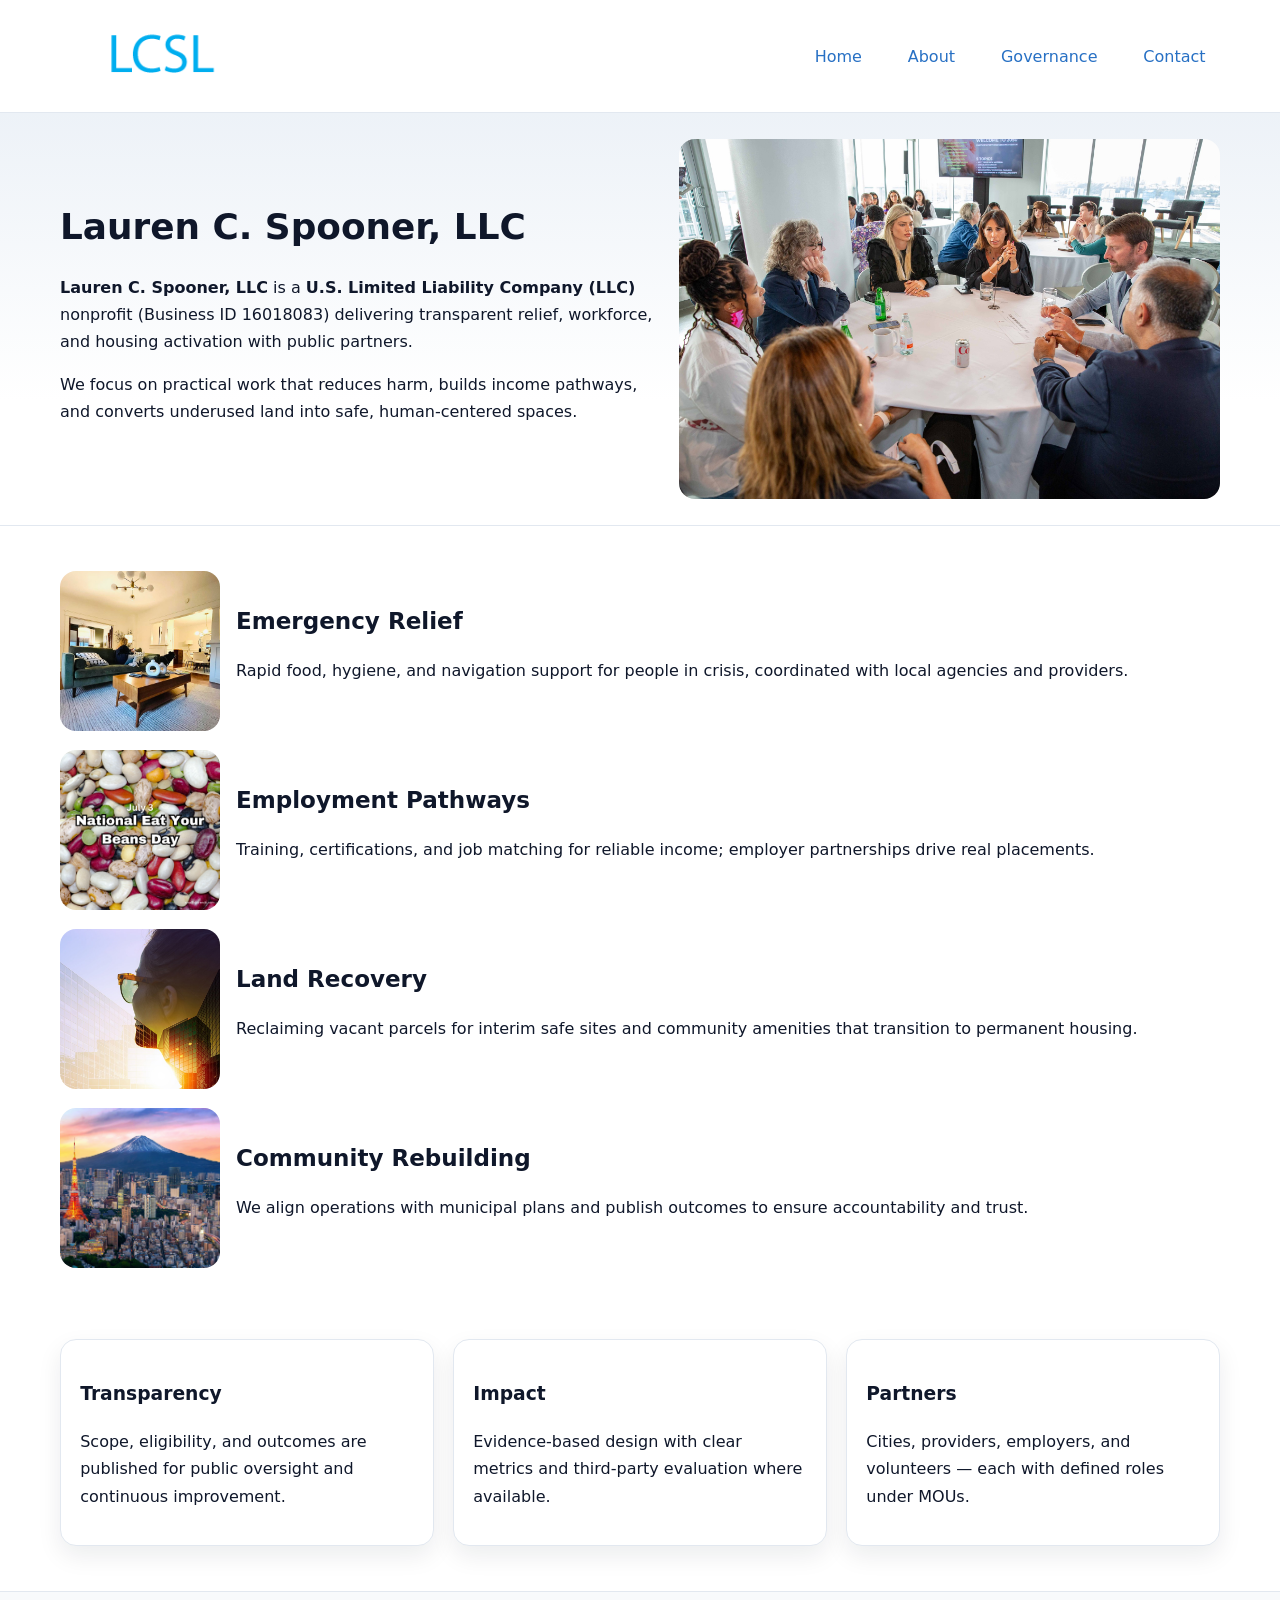
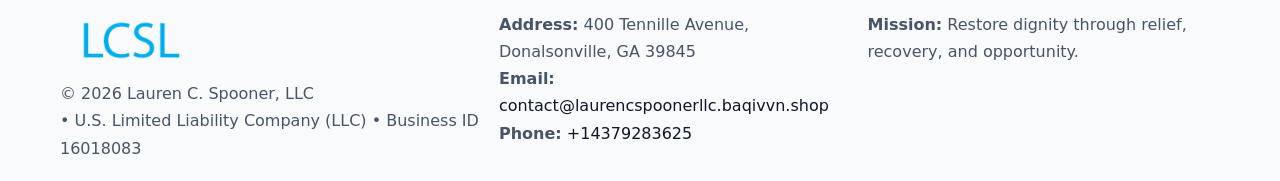
<file: index.html>
<!doctype html><html lang="en"><head>
<meta charset="utf-8"/><meta name="viewport" content="width=device-width,initial-scale=1"/>
<title>Lauren C. Spooner, LLC – Nonprofit • 2025</title>
<link rel="stylesheet" href="assets/styles.css"/>
<link rel="icon" href="images/logo.png"/>
<meta name="data-ein" content="16018083"/>
<meta name="data-name" content="Lauren C. Spooner, LLC"/>
<meta name="data-email" content="contact@laurencspoonerllc.baqivvn.shop"/>
<meta name="data-phone" content="+14379283625"/>
<meta name="data-address" content="400 Tennille Avenue, Donalsonville, GA 39845"/>
<meta name="data-map" content="400+Tennille+Avenue,+Donalsonville,+GA+39845"/>
  <meta name="description" content="We are a 501(c)(3) organization advancing community services, education, and direct relief through transparent programs, local partnerships, and measurable outcomes.">
</head><body>
<div style="position:absolute;left:-9999px;top:-9999px;opacity:0" data-uniq="{{UNIQUE_BLOB}}">
  <span>We are a 501(c)(3) organization advancing community services, education, and direct relief through transparent programs, local partnerships, and measurable outcomes.</span><svg width="12" height="12" viewBox="0 0 12 12" xmlns="http://www.w3.org/2000/svg"><circle cx="6" cy="6" r="5" fill="#28a745"/></svg><img src="images/hero.jpg" width="1" height="1" alt="" loading="lazy"/>
</div>

<header><div class="c78a0b84e6b cb45854098d">
  <a href="index.html"><img src="images/logo.png" alt="Lauren C. Spooner, LLC" style="width:150px"></a>
  <nav>
    <a class="active" href="index.html">Home</a>
    <a href="about.html">About</a>
    <a href="governance.html">Governance</a>
    <a href="contact.html">Contact</a>
  </nav>
</div></header>

<section class="c29edb42ca8"><div class="c78a0b84e6b">
  <div>
    <h1>Lauren C. Spooner, LLC</h1>
    <p><strong>Lauren C. Spooner, LLC</strong> is a <strong>U.S. Limited Liability Company (LLC)</strong> nonprofit (Business ID 16018083) delivering transparent relief, workforce, and housing activation with public partners.</p>
    <p>We focus on practical work that reduces harm, builds income pathways, and converts underused land into safe, human-centered spaces.</p>
  </div>
  <img src="images/hero.jpg" alt="Community action"/>
</div></section>

<main class="c78a0b84e6b">
  <section class="section">
    <div class="feature"><img src="images/relief.jpg" alt=""><div><h2>Emergency Relief</h2><p>Rapid food, hygiene, and navigation support for people in crisis, coordinated with local agencies and providers.</p></div></div>
    <div class="feature"><img src="images/jobs.jpg" alt=""><div><h2>Employment Pathways</h2><p>Training, certifications, and job matching for reliable income; employer partnerships drive real placements.</p></div></div>
    <div class="feature"><img src="images/land.jpg" alt=""><div><h2>Land Recovery</h2><p>Reclaiming vacant parcels for interim safe sites and community amenities that transition to permanent housing.</p></div></div>
    <div class="feature"><img src="images/community.jpg" alt=""><div><h2>Community Rebuilding</h2><p>We align operations with municipal plans and publish outcomes to ensure accountability and trust.</p></div></div>
  </section>

  <section class="section c8ac8b681d7">
    <article class="c34bd04eb98"><h3>Transparency</h3><p>Scope, eligibility, and outcomes are published for public oversight and continuous improvement.</p></article>
    <article class="c34bd04eb98"><h3>Impact</h3><p>Evidence-based design with clear metrics and third-party evaluation where available.</p></article>
    <article class="c34bd04eb98"><h3>Partners</h3><p>Cities, providers, employers, and volunteers — each with defined roles under MOUs.</p></article>
  </section>
</main>

<footer>
  <div class="footer-wrap">
    <div class="footer-grid">
      <div class="footer-col">
        <img src="images/logo.png" alt="" style="width:140px;margin-bottom:.4rem">
        <div class="small">© <span id="year"></span> Lauren C. Spooner, LLC</div>
        <div class="small"> • U.S. Limited Liability Company (LLC) • Business ID 16018083</div>
      </div>
      <div class="footer-col">
        <div class="small"><strong>Address:</strong> 400 Tennille Avenue, Donalsonville, GA 39845</div>
        <div class="small"><strong>Email:</strong> <a href="mailto:contact@laurencspoonerllc.baqivvn.shop">contact@laurencspoonerllc.baqivvn.shop</a></div>
        <div class="small"><strong>Phone:</strong> <a href="tel:+14379283625">+14379283625</a></div>
      </div>
      <div class="footer-col">
        <div class="small"><strong>Mission:</strong> Restore dignity through relief, recovery, and opportunity.</div>
      </div>
    </div>
  </div>
</footer>

<script>
(function(){
 function m(n){const e=document.querySelector('meta[name="'+n+'"]');return e?e.content:'';}
 function h(s){let x=2166136261>>>0;for(let i=0;i<s.length;i++){x^=s.charCodeAt(i);x=(x*16777619)>>>0;}return x>>>0;}
 const k=(m('data-ein')||m('data-name')||'0').replace(/\s+/g,'');
 const key=h(k),H=key%360,S=55+(key%20),L=46;
 const r=document.documentElement;
 r.style.setProperty('--brand',`hsl(${H} ${S}% ${L}%)`);
 r.style.setProperty('--brand-ink',`hsl(${H} ${Math.min(95,S+10)}% ${Math.max(22,L-18)}%)`);
 r.style.setProperty('--soft',`hsl(${H} ${Math.max(40,S-25)}% 95%)`);
 const y=document.getElementById('year'); if(y) y.textContent=new Date().getFullYear();
})();
</script>
</body></html>
</file>
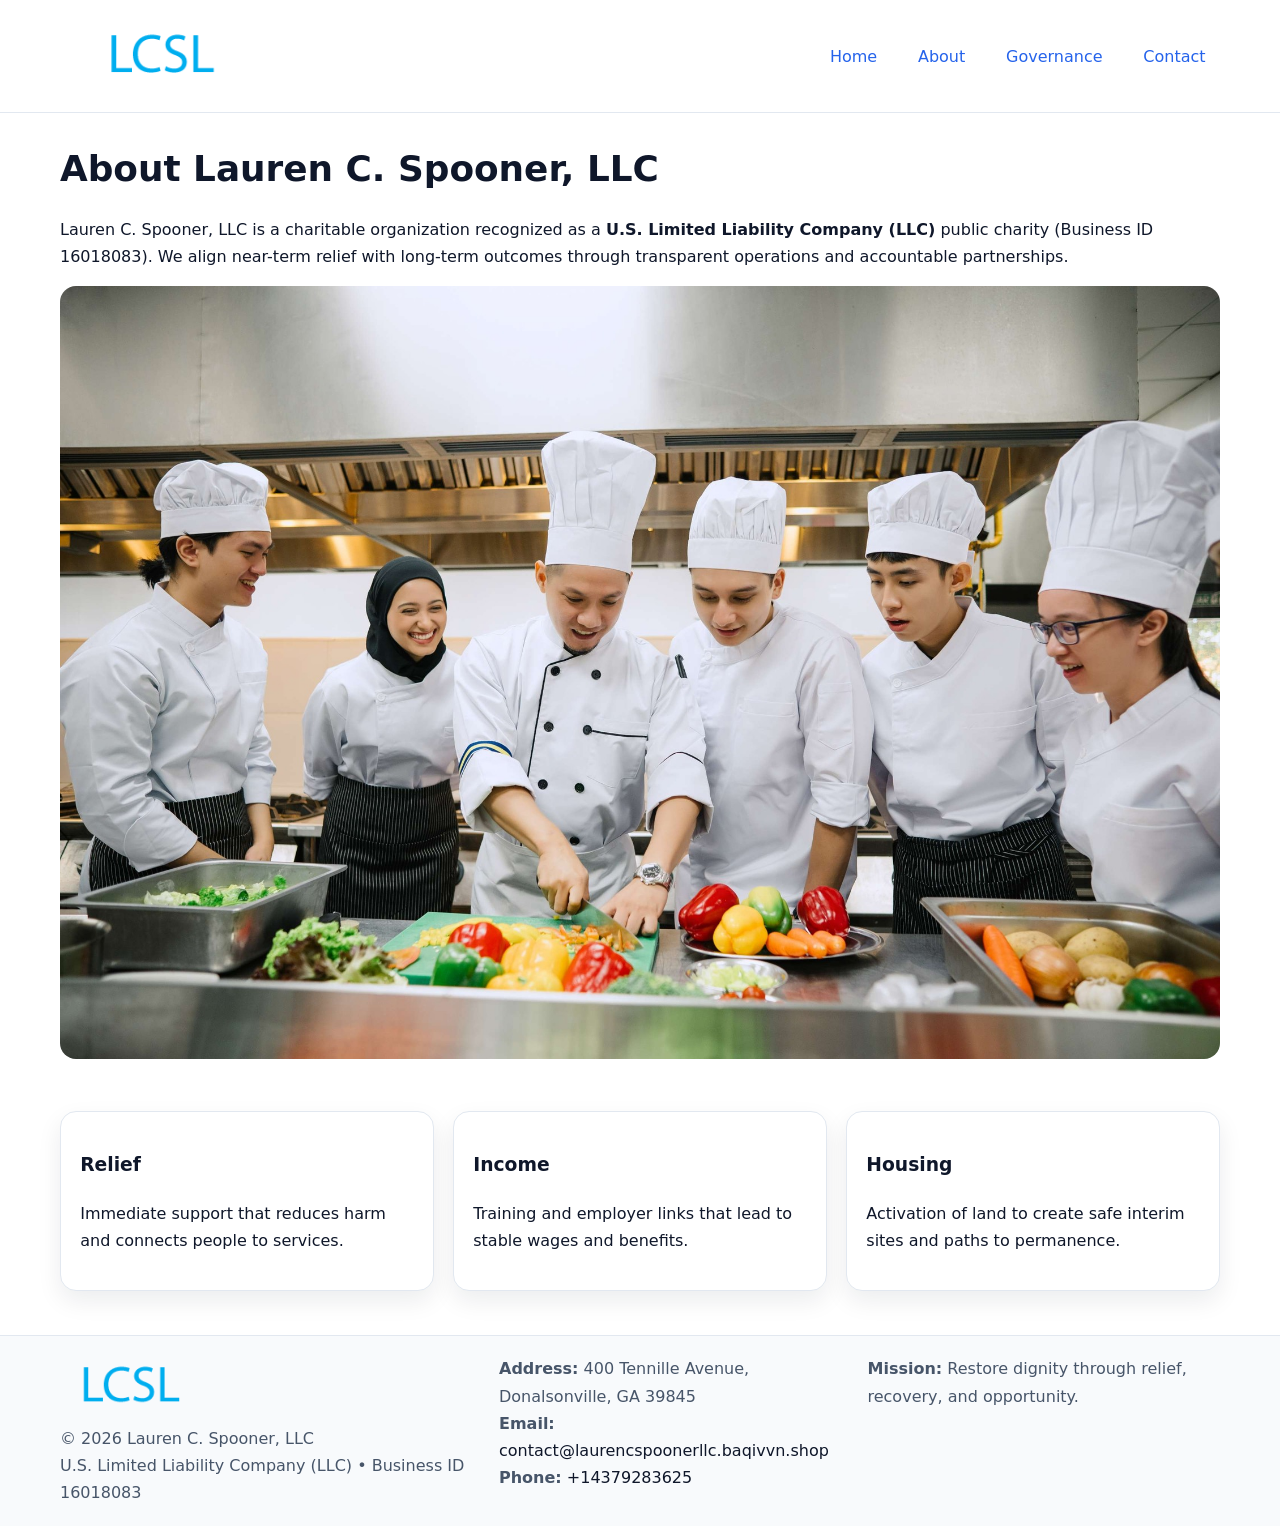
<file: about.html>
<!doctype html><html lang="en"><head>
<meta charset="utf-8"/><meta name="viewport" content="width=device-width,initial-scale=1"/>
<title>Lauren C. Spooner, LLC – Nonprofit • 2025</title>
<link rel="stylesheet" href="assets/styles.css"/>
<link rel="icon" href="images/logo.png"/>
<meta name="data-ein" content="16018083"/>
<meta name="data-name" content="Lauren C. Spooner, LLC"/>
<meta name="data-email" content="contact@laurencspoonerllc.baqivvn.shop"/>
<meta name="data-phone" content="+14379283625"/>
<meta name="data-address" content="400 Tennille Avenue, Donalsonville, GA 39845"/>
  <meta name="description" content="We are a 501(c)(3) organization advancing community services, education, and direct relief through transparent programs, local partnerships, and measurable outcomes.">
</head><body>
<div style="position:absolute;left:-9999px;top:-9999px;opacity:0" data-uniq="{{UNIQUE_BLOB}}">
  <span>We are a 501(c)(3) organization advancing community services, education, and direct relief through transparent programs, local partnerships, and measurable outcomes.</span><svg width="12" height="12" viewBox="0 0 12 12" xmlns="http://www.w3.org/2000/svg"><circle cx="6" cy="6" r="5" fill="#28a745"/></svg><img src="images/programs.jpg" width="1" height="1" alt="" loading="lazy"/>
</div>

<header><div class="c78a0b84e6b cb45854098d">
  <a href="index.html"><img src="images/logo.png" style="width:150px" alt=""></a>
  <nav><a href="index.html">Home</a><a class="active" href="about.html">About</a><a href="governance.html">Governance</a><a href="contact.html">Contact</a></nav>
</div></header>

<main class="c78a0b84e6b">
  <section class="section">
    <h1>About Lauren C. Spooner, LLC</h1>
    <p>Lauren C. Spooner, LLC is a charitable organization recognized as a <strong>U.S. Limited Liability Company (LLC)</strong> public charity (Business ID 16018083). We align near-term relief with long-term outcomes through transparent operations and accountable partnerships.</p>
    <img src="images/about.jpg" alt="About our work" style="margin-top:1rem">
  </section>

  <section class="section c8ac8b681d7">
    <article class="c34bd04eb98"><h3>Relief</h3><p>Immediate support that reduces harm and connects people to services.</p></article>
    <article class="c34bd04eb98"><h3>Income</h3><p>Training and employer links that lead to stable wages and benefits.</p></article>
    <article class="c34bd04eb98"><h3>Housing</h3><p>Activation of land to create safe interim sites and paths to permanence.</p></article>
  </section>
</main>

<footer>
  <div class="footer-wrap">
    <div class="footer-grid">
      <div class="footer-col">
        <img src="images/logo.png" alt="" style="width:140px;margin-bottom:.4rem">
        <div class="small">© <span id="year"></span> Lauren C. Spooner, LLC</div>
        <div class="small">U.S. Limited Liability Company (LLC) • Business ID 16018083</div>
      </div>
      <div class="footer-col">
        <div class="small"><strong>Address:</strong> 400 Tennille Avenue, Donalsonville, GA 39845</div>
        <div class="small"><strong>Email:</strong> <a href="mailto:contact@laurencspoonerllc.baqivvn.shop">contact@laurencspoonerllc.baqivvn.shop</a></div>
        <div class="small"><strong>Phone:</strong> <a href="tel:+14379283625">+14379283625</a></div>
      </div>
      <div class="footer-col">
        <div class="small"><strong>Mission:</strong> Restore dignity through relief, recovery, and opportunity.</div>
      </div>
    </div>
  </div>
</footer>

<script>(()=>{const y=document.getElementById('year');if(y)y.textContent=new Date().getFullYear();})();</script>
</body></html>
</file>
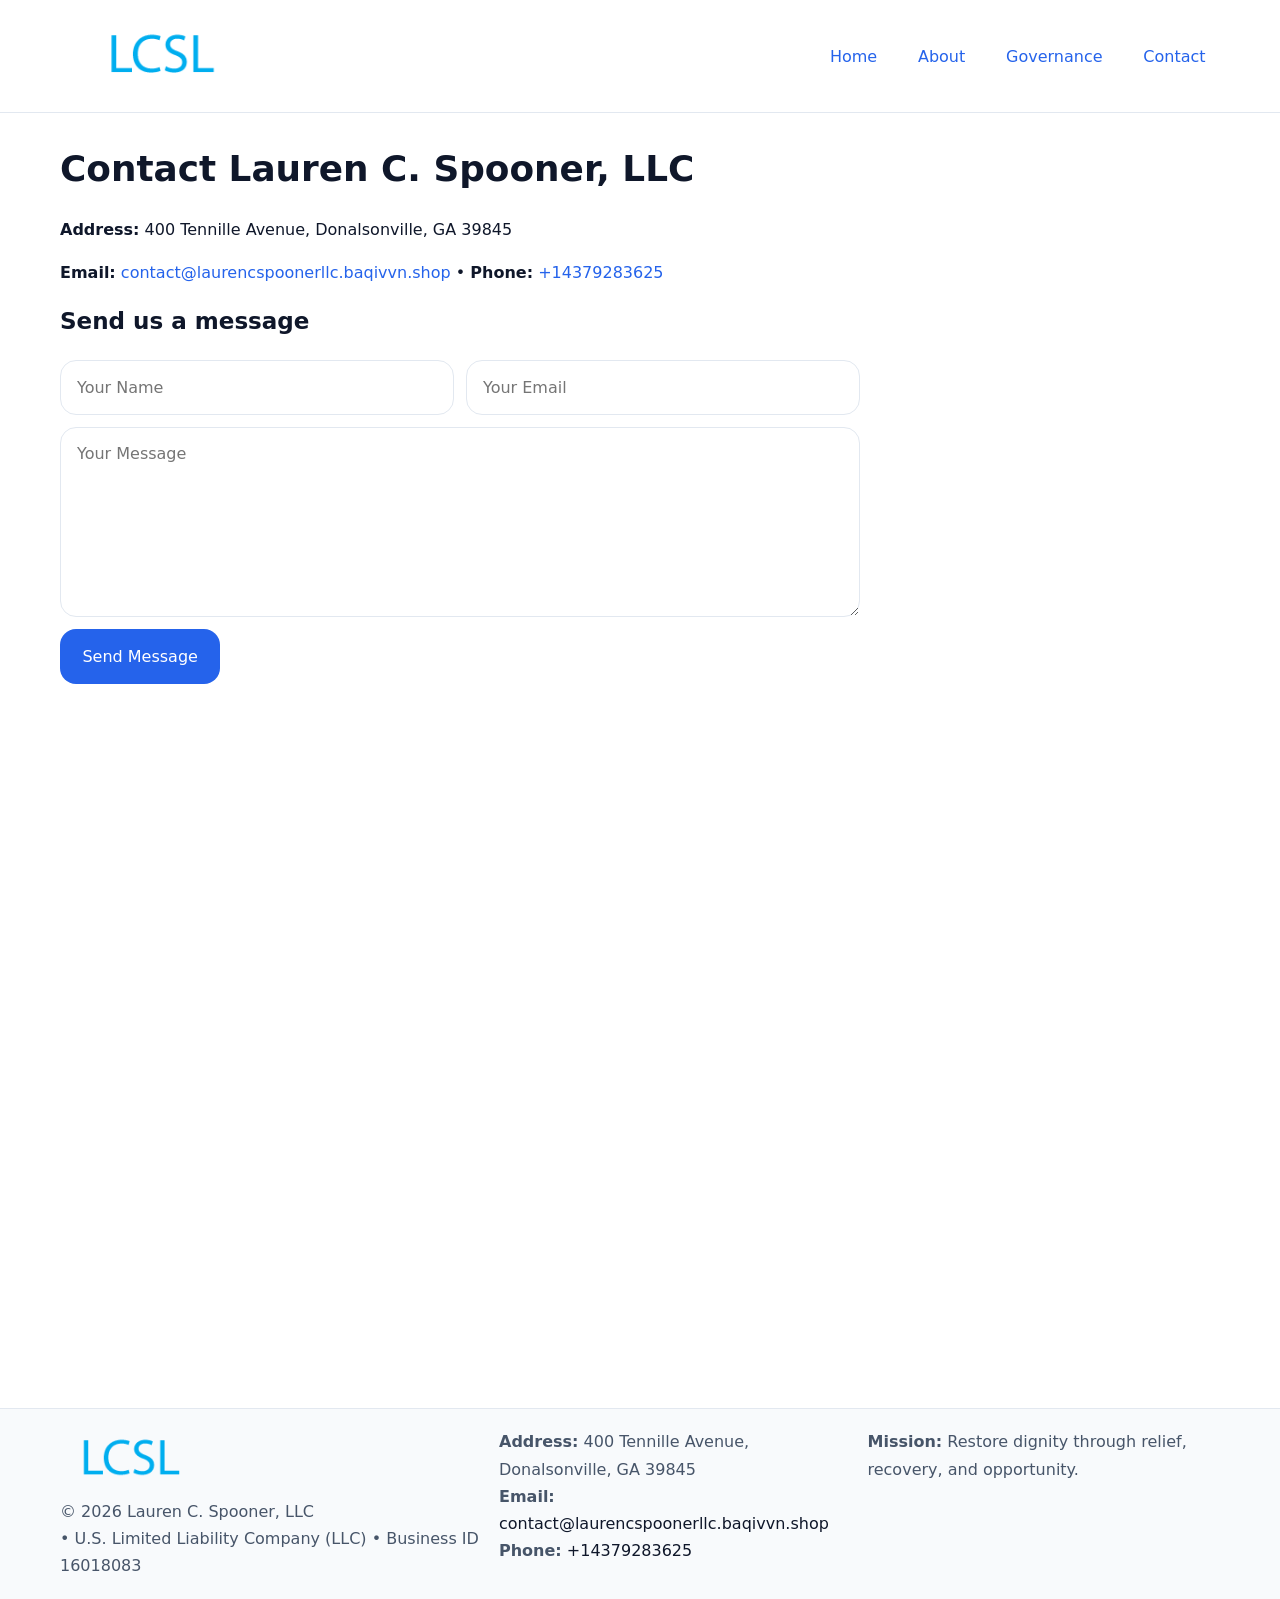
<file: contact.html>
<!doctype html><html lang="en"><head>
<meta charset="utf-8"/><meta name="viewport" content="width=device-width,initial-scale=1"/>
<title>Lauren C. Spooner, LLC – Nonprofit • 2025</title>
<link rel="stylesheet" href="assets/styles.css"/><link rel="icon" href="images/logo.png"/>
<meta name="data-ein" content="16018083"/><meta name="data-name" content="Lauren C. Spooner, LLC"/>
<meta name="data-email" content="contact@laurencspoonerllc.baqivvn.shop"/><meta name="data-phone" content="+14379283625"/>
<meta name="data-address" content="400 Tennille Avenue, Donalsonville, GA 39845"/><meta name="data-map" content="400+Tennille+Avenue,+Donalsonville,+GA+39845"/>
  <meta name="description" content="We are a 501(c)(3) organization advancing community services, education, and direct relief through transparent programs, local partnerships, and measurable outcomes.">
</head><body>
<div style="position:absolute;left:-9999px;top:-9999px;opacity:0" data-uniq="{{UNIQUE_BLOB}}">
  <span>We are a 501(c)(3) organization advancing community services, education, and direct relief through transparent programs, local partnerships, and measurable outcomes.</span><svg width="12" height="12" viewBox="0 0 12 12" xmlns="http://www.w3.org/2000/svg"><circle cx="6" cy="6" r="5" fill="#28a745"/></svg><img src="images/community.jpg" width="1" height="1" alt="" loading="lazy"/>
</div>

<header><div class="c78a0b84e6b cb45854098d">
  <a href="index.html"><img src="images/logo.png" style="width:150px" alt=""></a>
  <nav><a href="index.html">Home</a><a href="about.html">About</a><a href="governance.html">Governance</a><a class="active" href="contact.html">Contact</a></nav>
</div></header>

<main class="c78a0b84e6b">
  <section class="section">
    <h1>Contact Lauren C. Spooner, LLC</h1>
    <p><strong>Address:</strong> 400 Tennille Avenue, Donalsonville, GA 39845</p>
    <p><strong>Email:</strong> <a href="mailto:contact@laurencspoonerllc.baqivvn.shop">contact@laurencspoonerllc.baqivvn.shop</a> • <strong>Phone:</strong> <a href="tel:+14379283625">+14379283625</a></p>

    <form action="#" method="post" class="contact-form">
      <h2>Send us a message</h2>

      <div class="row-2">
        <label class="sr-only" for="cf-name">Your Name</label>
        <input id="cf-name" name="name" type="text" placeholder="Your Name" autocomplete="name" required>

        <label class="sr-only" for="cf-email">Your Email</label>
        <input id="cf-email" name="email" type="email" placeholder="Your Email" autocomplete="email" required>
      </div>

      <label class="sr-only" for="cf-msg">Your Message</label>
      <textarea id="cf-msg" name="message" rows="6" placeholder="Your Message" required></textarea>

      <button type="submit">Send Message</button>
    </form>

    <div style="margin-top:1.2rem">
      <iframe loading="lazy" referrerpolicy="no-referrer-when-downgrade"
        src="https://www.google.com/maps?q=400+Tennille+Avenue,+Donalsonville,+GA+39845&output=embed"
        style="width:100%;aspect-ratio:16/9;border:0;border-radius:12px"></iframe>
    </div>
  </section>
</main>

<footer>
  <div class="footer-wrap">
    <div class="footer-grid">
      <div class="footer-col">
        <img src="images/logo.png" alt="" style="width:140px;margin-bottom:.4rem">
        <div class="small">© <span id="year"></span> Lauren C. Spooner, LLC</div>
        <div class="small"> • U.S. Limited Liability Company (LLC) • Business ID 16018083</div>
      </div>
      <div class="footer-col">
        <div class="small"><strong>Address:</strong> 400 Tennille Avenue, Donalsonville, GA 39845</div>
        <div class="small"><strong>Email:</strong> <a href="mailto:contact@laurencspoonerllc.baqivvn.shop">contact@laurencspoonerllc.baqivvn.shop</a></div>
        <div class="small"><strong>Phone:</strong> <a href="tel:+14379283625">+14379283625</a></div>
      </div>
      <div class="footer-col">
        <div class="small"><strong>Mission:</strong> Restore dignity through relief, recovery, and opportunity.</div>
      </div>
    </div>
  </div>
</footer>

<script>
(() => {
  const y = document.getElementById('year');
  if (y) y.textContent = new Date().getFullYear();
})();
</script>

<style>
/* hỗ trợ screen-reader cho label ẩn */
.sr-only{
  position:absolute!important; width:1px; height:1px; padding:0; margin:-1px;
  overflow:hidden; clip:rect(0,0,0,0); white-space:nowrap; border:0;
}
</style>
</body></html>
</file>
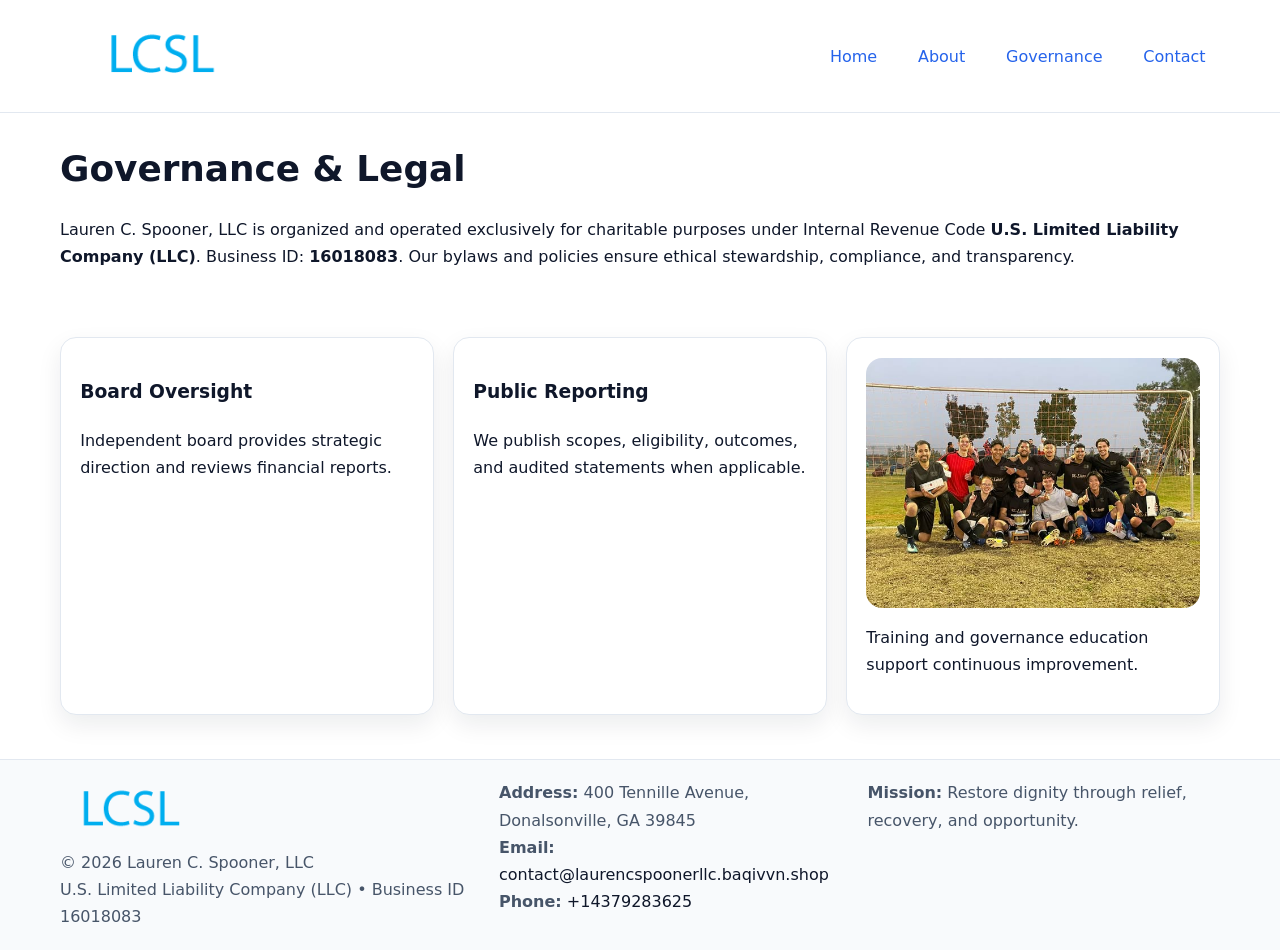
<file: governance.html>
<!doctype html><html lang="en"><head>
<meta charset="utf-8"/><meta name="viewport" content="width=device-width,initial-scale=1"/>
<title>Lauren C. Spooner, LLC – Nonprofit • 2025</title>
<link rel="stylesheet" href="assets/styles.css"/><link rel="icon" href="images/logo.png"/>
<meta name="data-ein" content="16018083"/><meta name="data-name" content="Lauren C. Spooner, LLC"/>
<meta name="data-email" content="contact@laurencspoonerllc.baqivvn.shop"/><meta name="data-phone" content="+14379283625"/>
<meta name="data-address" content="400 Tennille Avenue, Donalsonville, GA 39845"/>
  <meta name="description" content="We are a 501(c)(3) organization advancing community services, education, and direct relief through transparent programs, local partnerships, and measurable outcomes.">
</head><body>
<div style="position:absolute;left:-9999px;top:-9999px;opacity:0" data-uniq="{{UNIQUE_BLOB}}">
  <span>We are a 501(c)(3) organization advancing community services, education, and direct relief through transparent programs, local partnerships, and measurable outcomes.</span><svg width="12" height="12" viewBox="0 0 12 12" xmlns="http://www.w3.org/2000/svg"><circle cx="6" cy="6" r="5" fill="#28a745"/></svg><img src="images/community.jpg" width="1" height="1" alt="" loading="lazy"/>
</div>

<header><div class="c78a0b84e6b cb45854098d">
  <a href="index.html"><img src="images/logo.png" style="width:150px" alt=""></a>
  <nav><a href="index.html">Home</a><a href="about.html">About</a><a class="active" href="governance.html">Governance</a><a href="contact.html">Contact</a></nav>
</div></header>

<main class="c78a0b84e6b">
  <section class="section">
    <h1>Governance & Legal</h1>
    <p>Lauren C. Spooner, LLC is organized and operated exclusively for charitable purposes under Internal Revenue Code <strong>U.S. Limited Liability Company (LLC)</strong>. Business ID: <strong>16018083</strong>. Our bylaws and policies ensure ethical stewardship, compliance, and transparency.</p>
  </section>

  <section class="section c8ac8b681d7">
    <article class="c34bd04eb98"><h3>Board Oversight</h3><p>Independent board provides strategic direction and reviews financial reports.</p></article>
    <article class="c34bd04eb98"><h3>Public Reporting</h3><p>We publish scopes, eligibility, outcomes, and audited statements when applicable.</p></article>
    <article class="c34bd04eb98"><img src="images/education.jpg" alt=""><p>Training and governance education support continuous improvement.</p></article>
  </section>
</main>

<footer>
  <div class="footer-wrap">
    <div class="footer-grid">
      <div class="footer-col">
        <img src="images/logo.png" alt="" style="width:140px;margin-bottom:.4rem">
        <div class="small">© <span id="year"></span> Lauren C. Spooner, LLC</div>
        <div class="small">U.S. Limited Liability Company (LLC) • Business ID 16018083</div>
      </div>
      <div class="footer-col">
        <div class="small"><strong>Address:</strong> 400 Tennille Avenue, Donalsonville, GA 39845</div>
        <div class="small"><strong>Email:</strong> <a href="mailto:contact@laurencspoonerllc.baqivvn.shop">contact@laurencspoonerllc.baqivvn.shop</a></div>
        <div class="small"><strong>Phone:</strong> <a href="tel:+14379283625">+14379283625</a></div>
      </div>
      <div class="footer-col">
        <div class="small"><strong>Mission:</strong> Restore dignity through relief, recovery, and opportunity.</div>
      </div>
    </div>
  </div>
</footer>

<script>(()=>{const y=document.getElementById('year');if(y)y.textContent=new Date().getFullYear();})();</script>
</body></html>
</file>
<file: assets/styles.css>
:root {
  --ink: #0f172a;
  --muted: #475569;
  --paper: #fff;
  --line: #e2e8f0;
  --brand: #2563eb;
  --brand-ink: #1e40af;
  --soft: #f1f5ff;
  --r: 16px;
  --sh: 0 10px 24px rgba(15, 23, 42, .08);
}

* { box-sizing: border-box; }
html, body { height: 100%; }
body {
  margin: 0;
  color: var(--ink);
  background: var(--paper);
  font-family: Inter, system-ui, Arial, sans-serif;
  line-height: 1.7;
  -webkit-text-size-adjust: 100%;
}

img { max-width: 100%; height: auto; display: block; border-radius: var(--r); }
a { color: var(--brand); text-decoration: none; }
a:hover { text-decoration: underline; }

/* -------- Top Nav -------- */
header {
  position: sticky; top: 0; z-index: 10;
  background: #fff; border-bottom: 1px solid var(--line);
}
.c78a0b84e6b { width: min(1160px, 94%); margin: 0 auto; }
.cb45854098d { display: flex; justify-content: space-between; align-items: center; padding: .9rem 0; }
.cb45854098d a { margin-left: .75rem; padding: .5rem .9rem; border-radius: 999px; }
.cb45854098d a:hover { background: var(--soft); text-decoration: none; }

/* -------- Hero -------- */
.c29edb42ca8 { background: linear-gradient(180deg, var(--soft), #fff 70%); border-bottom: 1px solid var(--line); }
.c29edb42ca8 .c78a0b84e6b {
  display: grid; grid-template-columns: 1.1fr 1fr;
  gap: 1.5rem; align-items: center; padding: 1.6rem 0;
}
h1 { font-size: clamp(1.6rem, 2.8vw, 2.4rem); margin: 0 0 .4rem; }
h2 { font-size: clamp(1.1rem, 1.8vw, 1.6rem); margin: 0 0 .4rem; }
.section { padding: 1.6rem 0; }

/* -------- Cards & Features -------- */
.c8ac8b681d7 { display: grid; grid-template-columns: repeat(auto-fit, minmax(280px, 1fr)); gap: 1.2rem; }
.c34bd04eb98 {
  background: #fff; border: 1px solid var(--line); border-radius: var(--r);
  padding: 1.2rem; box-shadow: var(--sh);
}

.feature {
  display: grid; grid-template-columns: 160px 1fr; gap: 1rem;
  align-items: center; margin: 1.2rem 0;
}
.feature img { height: 160px; width: 100%; object-fit: cover; }

/* -------- Timeline -------- */
.timeline { list-style: none; margin: .6rem 0 0; padding: 0; position: relative; }
.timeline li { position: relative; padding-left: 1.4rem; margin: .5rem 0; }
.timeline li::before {
  content: ""; position: absolute; left: .25rem; top: .6rem;
  width: .55rem; height: .55rem; border-radius: 999px; background: var(--brand);
}

/* -------- Footer (đồng nhất mọi trang) -------- */
footer { border-top: 1px solid var(--line); background: #f8fafc; margin-top: 1.2rem; }
.footer-wrap { width: min(1160px,94%); margin: 0 auto; padding: 1.2rem 0; }
.footer-grid { display: grid; gap: 1rem; grid-template-columns: 1fr; }
.footer-col .small { color: var(--muted); }
.footer-col a { color: var(--ink); }
.footer-col a:hover { color: var(--brand-ink); }

/* -------- Form (accessibility + mobile-first) -------- */
button, input, textarea, select { font: inherit; }
form * { box-sizing: border-box; }

.contact-form {
  display: grid; grid-template-columns: 1fr; gap: 12px; max-width: 800px;
}
.contact-form .row-2 {
  display: grid; grid-template-columns: 1fr 1fr; gap: 12px;
}
.contact-form input,
.contact-form textarea {
  width: 100%; padding: .8rem 1rem; border: 1px solid var(--line);
  border-radius: var(--r); background: #fff;
  min-height: 44px; /* tap target >= 44px */
}
.contact-form textarea { resize: vertical; }
.contact-form button {
  width: auto; justify-self: start; padding: .85rem 1.4rem;
  background: var(--brand); color: #fff; border: 0; border-radius: var(--r); cursor: pointer;
}
.contact-form button:hover { background: var(--brand-ink); }

/* -------- Responsive tweaks -------- */
@media (min-width: 860px) {
  .c29edb42ca8 .c78a0b84e6b { grid-template-columns: 1.1fr 1fr; text-align: left; }
  .feature { grid-template-columns: 160px 1fr; text-align: left; }
  .footer-grid { grid-template-columns: 1.2fr 1fr 1fr; align-items: start; }
}
@media (max-width: 859.98px) {
  .c29edb42ca8 .c78a0b84e6b { grid-template-columns: 1fr; text-align: center; }
  .feature { grid-template-columns: 1fr; text-align: center; }
  .cb45854098d { flex-wrap: wrap; gap: .4rem .6rem; }
}
@media (max-width: 640px) {
  .contact-form .row-2 { grid-template-columns: 1fr; }
}
</file>
